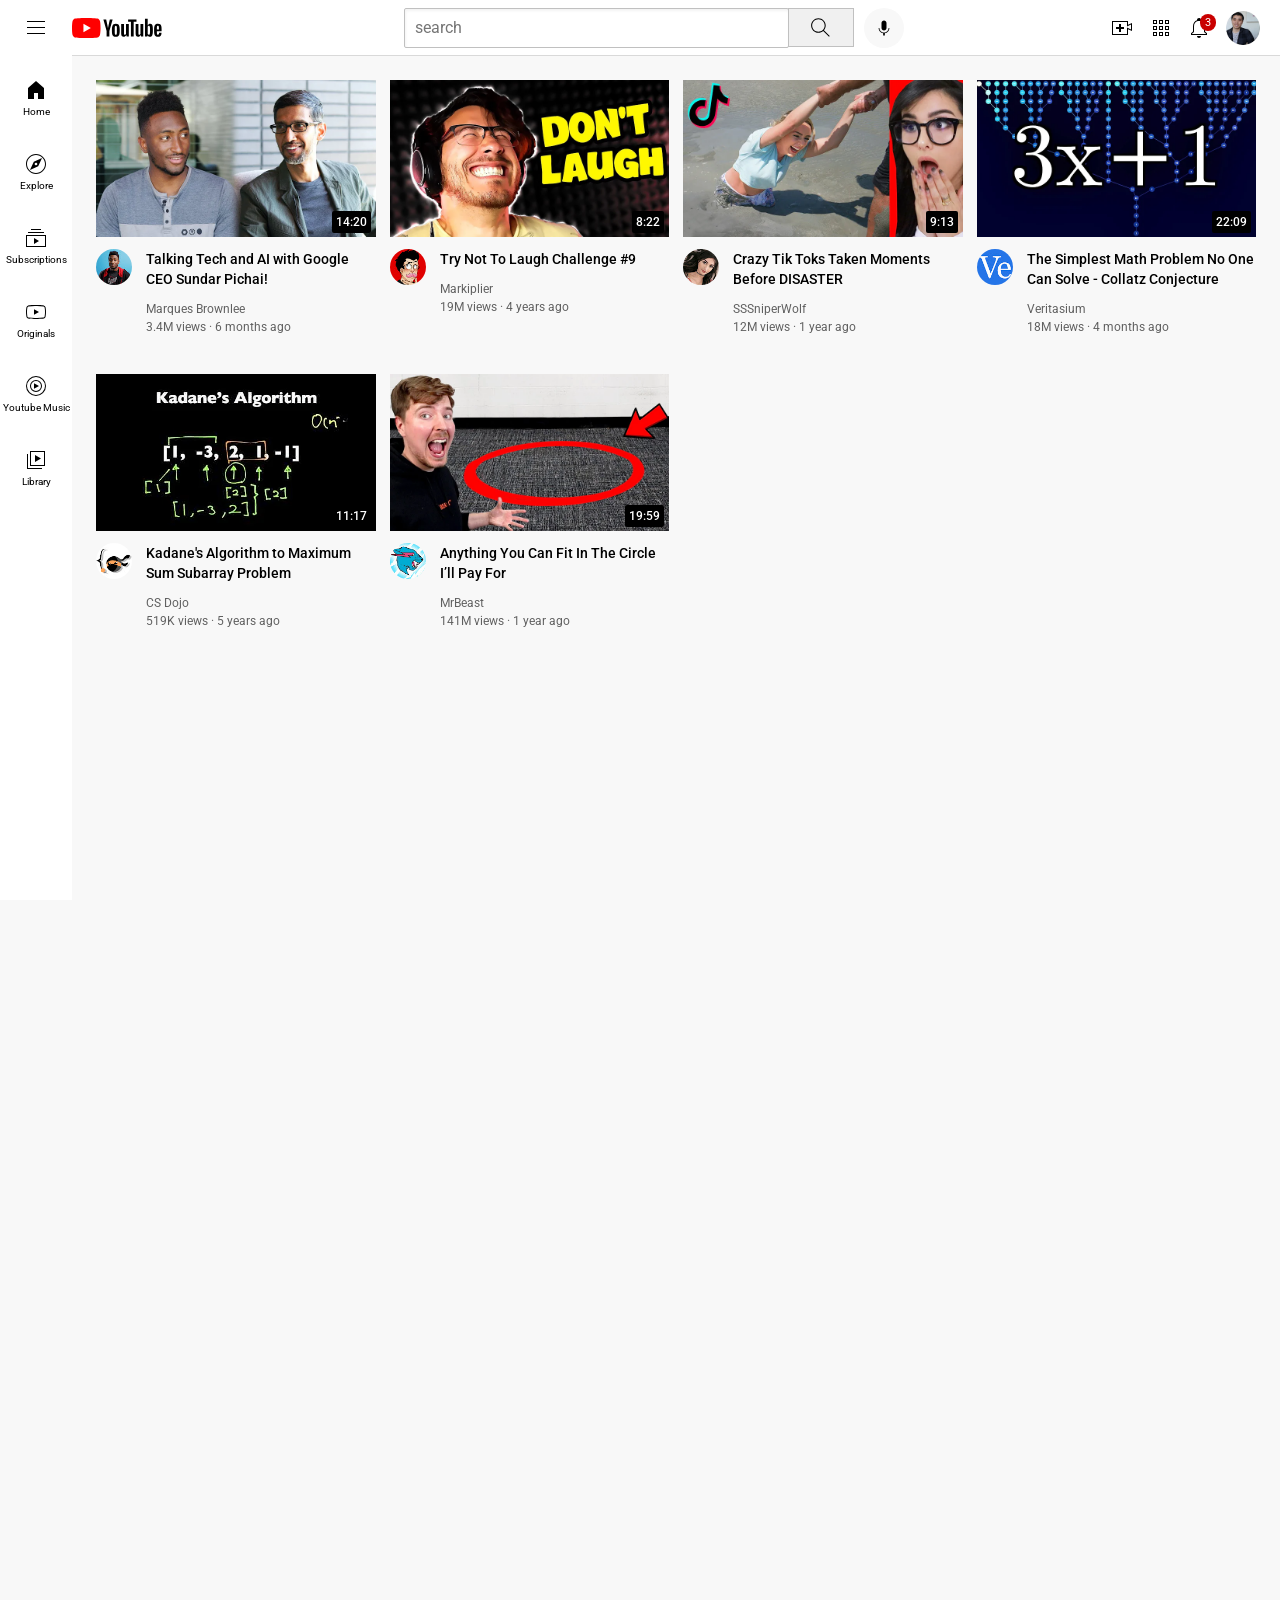
<file: index.html>
<!DOCTYPE html>
    <html>
        <head>
            <title>Youtube clone</title>
            <link rel="preconnect" href="https://fonts.googleapis.com">
            <link rel="preconnect" href="https://fonts.gstatic.com" crossorigin>
            <link href="https://fonts.googleapis.com/css2?family=Roboto:ital,wght@0,100..900;1,100..900&display=swap" rel="stylesheet">
            <link rel="stylesheet" href = "styles/header.css">
            <link rel="stylesheet" href = "styles/video.css">
            <link rel="stylesheet" href = "styles/general.css">
            <link rel="stylesheet" href = "styles/sidebar.css">
            
        
        
        </head>
        <body>

            <div class = "header">

                <div class = "left-section">
                    <img class = "humburger-menu" src ="icons/hamburger-menu.svg">
                    <img class = "youtube-logo" src = "icons/youtube-logo.svg"></div>

                <div class = "middle-section">
                    <input class = "search-bar" type = "text" placeholder="search">
                    <button class = "search-button">
                        <img class = "search-icon" src="icons/search.svg">
                        <div class = "tooltip">Search</div>
                    </button>
                    <button class = "voice-search-button">
                        <img class = "voice-search-icon" src="icons/voice-search-icon.svg">
                        <div class = "tooltip">Search with your voice</div>
                    </button>
                </div>

                <div class = "right-section">
                    <div class = "upload-icon-container">
                        <img class = "upload-icon"src ="icons/upload.svg">
                        <div class = "tooltip">Create</div>
                    </div>

                    <div class = "youtube-icon-container">
                        <img class = "youtube-apps-icon" src="icons/youtube-apps.svg">
                        <div class = "tooltip">Youtube apps</div>
                    </div>
                    
                    
                    <div class = "notification-icon-container">
                        <img class = "notification-icon" src="icons/notifications.svg">

                            <div class = "notification-count">3
                            </div>
                            <div class = "tooltip">Notifications</div>

                    </div>

                    <img class = "channel-icon" src="icons/my-channel.jpeg">
                </div>

            </div>

            <div class = "sidebar">
                <div class = "sidebar-link">
                    <img src = "icons/home.svg">
                    <div>Home</div>
                </div>
                <div class = "sidebar-link">
                    <img src = "icons/explore.svg">
                    <div>Explore</div>
                </div>
                <div class = "sidebar-link">
                    <img src = "icons/subscriptions.svg">
                    <div>Subscriptions</div>
                </div>
                <div class = "sidebar-link">
                    <img src = "icons/originals.svg">
                    <div>Originals</div>
                </div>
                <div class = "sidebar-link">
                    <img src = "icons/youtube-music.svg">
                    <div>Youtube Music</div>
                </div>
                <div class = "sidebar-link">
                    <img src = "icons/library.svg">
                     <div>Library</div>
                </div>

            </div>


        
            <div class = "video-grid">

                <div class = "video-preview">


                <div class = "thumbnail-row">
                    <img class = "thumbnail" src = "thumbnails/thumbnail-1.webp">

                    <div class = "video-time">14:20</div>
                </div>


                <div class = "video-details-grid">
                    <div class = "channel-pic">
                        <img class = "profile-picture" src = "channel pics/channel-1.jpeg">
                    </div>

                <div class = "video-details">
                    <p class = "video-title">Talking Tech and AI with Google CEO Sundar Pichai!</p>
                    <p class = "video-channel">Marques Brownlee</p>
                    <p class = "video-stats">3.4M views · 6 months ago</p>

                </div>
            </div>

        </div>

        <div class = "video-preview">


                <div class = "thumbnail-row" >
                        <img class = "thumbnail" src = "thumbnails/thumbnail-2.webp">
                        <div class = "video-time">8:22</div>
                </div>

                <div class = "video-details-grid">
                    <div class = "channel-pic">
                        <img class = "profile-picture" src = "channel pics/channel-2.jpeg">
                    </div>

                <div class = "video-details">
                <p class = "video-title">Try Not To Laugh Challenge #9</p>
                <p class = "video-channel">Markiplier</p>
                <p class = "video-stats">19M views · 4 years ago</p>
                </div>
                </div>
                </div>

                <div class = "video-preview">

                        <div class = "thumbnail-row" >
                        <img class = "thumbnail" src = "thumbnails/thumbnail-3.webp">
                        <div class = "video-time">9:13</div>
                        </div>
                    
                        <div class = "video-details-grid">
                
                        <div class = "channel-pic">
                        <img class = "profile-picture" src = "channel pics/channel-3.jpeg">
                        </div>

                        <div class = "video-details">

                <p class = "video-title">Crazy Tik Toks Taken Moments Before DISASTER</p>
                <p class = "video-channel">SSSniperWolf</p>
                <p class = "video-stats">12M views · 1 year ago</p>
                
                        </div>

                        </div>


                
        </div>

        <div class = "video-preview">


                <div class = "thumbnail-row" >

                    <img class = "thumbnail" src = "thumbnails/thumbnail-4.webp">
                    <div class = "video-time">22:09</div>

                </div>
            <div class = "video-details-grid">
                
                <div class = "channel-pic">

                        <img class = "profile-picture" src = "channel pics/channel-4.jpeg">

                </div>
                <div class = "video-details">

                <p class = "video-title">The Simplest Math Problem No One Can Solve - Collatz Conjecture</p>
                <p class = "video-channel">Veritasium</p>
                <p class = "video-stats">18M views · 4 months ago</p>
                
                </div>

            </div>
         </div>

        <div class = "video-preview">


                <div class = "thumbnail-row" >

                    <img class = "thumbnail" src = "thumbnails/thumbnail-5.webp">
                    <div class = "video-time">11:17</div>

                </div>
            <div class = "video-details-grid">
                
                <div class = "channel-pic">

                        <img class = "profile-picture" src = "channel pics/channel-5.jpeg">

                </div>
                <div class = "video-details">

                <p class = "video-title">Kadane's Algorithm to Maximum Sum Subarray Problem</p>
                <p class = "video-channel">CS Dojo</p>
                <p class = "video-stats">519K views · 5 years ago</p>
                
                </div>

            </div>


                
        </div>

        <div class = "video-preview">


                <div class = "thumbnail-row" >

                    <img class = "thumbnail" src = "thumbnails/thumbnail-6.webp">
                    <div class = "video-time">19:59</div>

                </div>
            <div class = "video-details-grid">
                
                <div class = "channel-pic">

                        <img class = "profile-picture" src = "channel pics/channel-6.jpeg">

                </div>
                <div class = "video-details">

                <p class = "video-title">Anything You Can Fit In The Circle I’ll Pay For</p>
                <p class = "video-channel">MrBeast</p>
                <p class = "video-stats">141M views · 1 year ago</p>
                
                 </div>
            </div>        
        </div>
                
            </div>
        </body>
    </html>
</file>
<file: styles/header.css>
.header{
   height: 55px; 
   display: flex;
   flex-direction: row;
   justify-content: space-between;
   position: fixed;
   top: 0;
   left: 0;
   right: 0;
   background-color: white;
   border-bottom-width:1px ;
   border-bottom-style: solid;
   border-bottom-color: rgb(217, 217, 217);
   z-index:100 ;
}
.left-section{
    display: flex;
    align-items: center;
    
}
.middle-section{
    flex: 1;
    margin-left: 70px;
    margin-right: 35px;
    max-width: 500px;
    display: flex;
    align-items: center;
}
.search-bar{
    flex: 1;
    height: 36px;
    padding-left: 10px;
    font-size: 16px;
    border-width:1px ;
    border-style: solid;
    border-color: rgb(192, 192, 192);
    border-radius: 2px;
    box-shadow: inset 1px 2px 3px rgba(0, 0, 0, 0.05);
    width: 0;
    
}
.search-bar::placeholder{
    font-family:Roboto,arial;
    font-size: 16px;
}

.right-section{
    width: 150px;
    display: flex;
    align-items: center;
    justify-content: space-between;
    margin-right: 20px;
    flex-shrink: 0;
}

.humburger-menu{
   height: 24px;
   margin-left: 24px;
   margin-right: 24px;
   cursor: pointer;

}
.youtube-logo{
    height: 20px;
    cursor: pointer;
}
.search-button{
    height: 39px;
    width:66px;
    background-color: rgb(240, 240, 240);
    border-width: 1px;
    border-style:solid;
    border-color:rgb(192, 192, 192);
    margin-left: -1px;
    margin-right: 10px;
    
}
.search-button,
.voice-search-button,
.upload-icon-container,
.youtube-icon-container,
.notification-icon-container{

    position:relative;
    display: flex;
    justify-content: center;
    align-items: center;


}
.search-button .tooltip,
.voice-search-button .tooltip,
.upload-icon-container .tooltip,
.youtube-icon-container .tooltip,
.notification-icon-container .tooltip{

    font-family: Roboto,arial;
    position: absolute;
    background-color: gray;
    color: white;
    padding-top:5px ;
    padding-bottom: 5px;
    padding-left: 8px;
    padding-right: 8px;
    border-radius: 2px;
    font-size: 12px;
    bottom: -34px;
    opacity: 0;
    transition: opacity 0.15s;
    pointer-events: none;
    white-space: nowrap;

}
.search-button:hover .tooltip,
.voice-search-button:hover .tooltip,
.upload-icon-container:hover .tooltip,
.youtube-icon-container:hover .tooltip,
.notification-icon-container:hover .tooltip{
    opacity: 1;
}

.search-icon{
    height: 25px;
   
}
.voice-search-button{
    height: 40px;
    width: 40px;
    border-radius: 20px;
    border: none;
    background-color: rgb(248, 248, 248);
    cursor: pointer;
}
.voice-search-icon{
    height: 20px;
    
}
.upload-icon{
    height: 24px;
    cursor: pointer;
}
.youtube-apps-icon{
    height: 24px;
    cursor: pointer;
}
.notification-icon{
    height: 24px;
    cursor: pointer;
}
.notification-icon-container{
   position: relative;
}
.notification-count{
    position: absolute;
    right:-5px;
    top: -2px;
    background-color: rgb(201, 0, 0);
    color: white;
    font-family:Roboto,arial;
    font-size:11px;
    padding-left: 5px;
    padding-right:5px;
    padding-bottom: 2px;
    padding-top: 2px;
    border-radius:10px;
    
}
.channel-icon{
    height: 34px;
    border-radius: 16px;
    cursor: pointer;
}
</file>
<file: styles/video.css>
.thumbnail{
                width: 100%;
                
                
            }
            

            .video-details-grid{
            display: grid; 
            grid-template-columns:50px 1fr;

            }

            
            .profile-picture{
                width: 36px;
                border-radius: 50px;
                
            
            }
            .video-title{
                margin-top: 0;
                font-size: 14px;
                font-weight: 500;
                line-height: 20px;
                margin-bottom: 13px;
                
            }
            .thumbnail-row{
                margin-bottom: 8px;
                position: relative;
            }
            .video-channel,.video-stats{
                color: rgb(96, 96, 96);
                font-size: 12px;
            
            }
            .video-channel{
                margin-bottom: 4px;
            }

            .video-grid{
                display: grid;
                grid-template-columns: 1fr 1fr 1fr;
                height: 200px;
                column-gap: 14px;
                row-gap: 40px;
            }
            @media(max-width:850px){

                .video-grid{
                    grid-template-columns: 1fr 1fr;
                }

            }
            @media(min-width:851px) and (max-width:1099px){
                .video-grid{
                    grid-template-columns: 1fr 1fr 1fr;
                }
                    
            }
            @media(min-width:1100px){
                .video-grid{
                    grid-template-columns:1fr 1fr 1fr 1fr;
                }
                

            }
                
            

            
            .video-time{
                font-family:Roboto,arial;
                font-weight: 500;              
                background-color: black;
                color: white;
                position: absolute;
                bottom: 8px;
                right: 5px;
                padding-left: 4px;
                padding-right: 4px;
                padding-bottom: 4px;
                padding-top: 4px;
                border-radius:2px;
                font-size: 12px;
            }
</file>
<file: styles/general.css>
p{
     font-family: Roboto,arial;
     margin-top: 0px;
     margin-bottom: 0px;
 }
 body{
    margin: 0;
    height: 3000px;
    padding-top: 80px;
    padding-left: 96px;
    padding-right: 24px;
    background-color: rgb(248, 248, 248);
 }
</file>
<file: styles/sidebar.css>
.sidebar{
    position: fixed;
    left: 0;
    bottom: 0;
    top: 55px;
    background-color: white;
    width: 72px;
    z-index: 200;
    padding-top:5px;
}
.sidebar-link{
    display: flex;
    flex-direction: column;
    justify-content: center;
    align-items: center;
    height: 74px;
    cursor: pointer;
    
}   
.sidebar-link:hover{
    background-color: rgb(234, 234, 234);
}   
.sidebar-link img{
    height: 24px;
    margin-bottom: 4px;
} 
.sidebar-link div{
    font-family: Roboto,arial;
    font-size: 10px;
}
</file>
